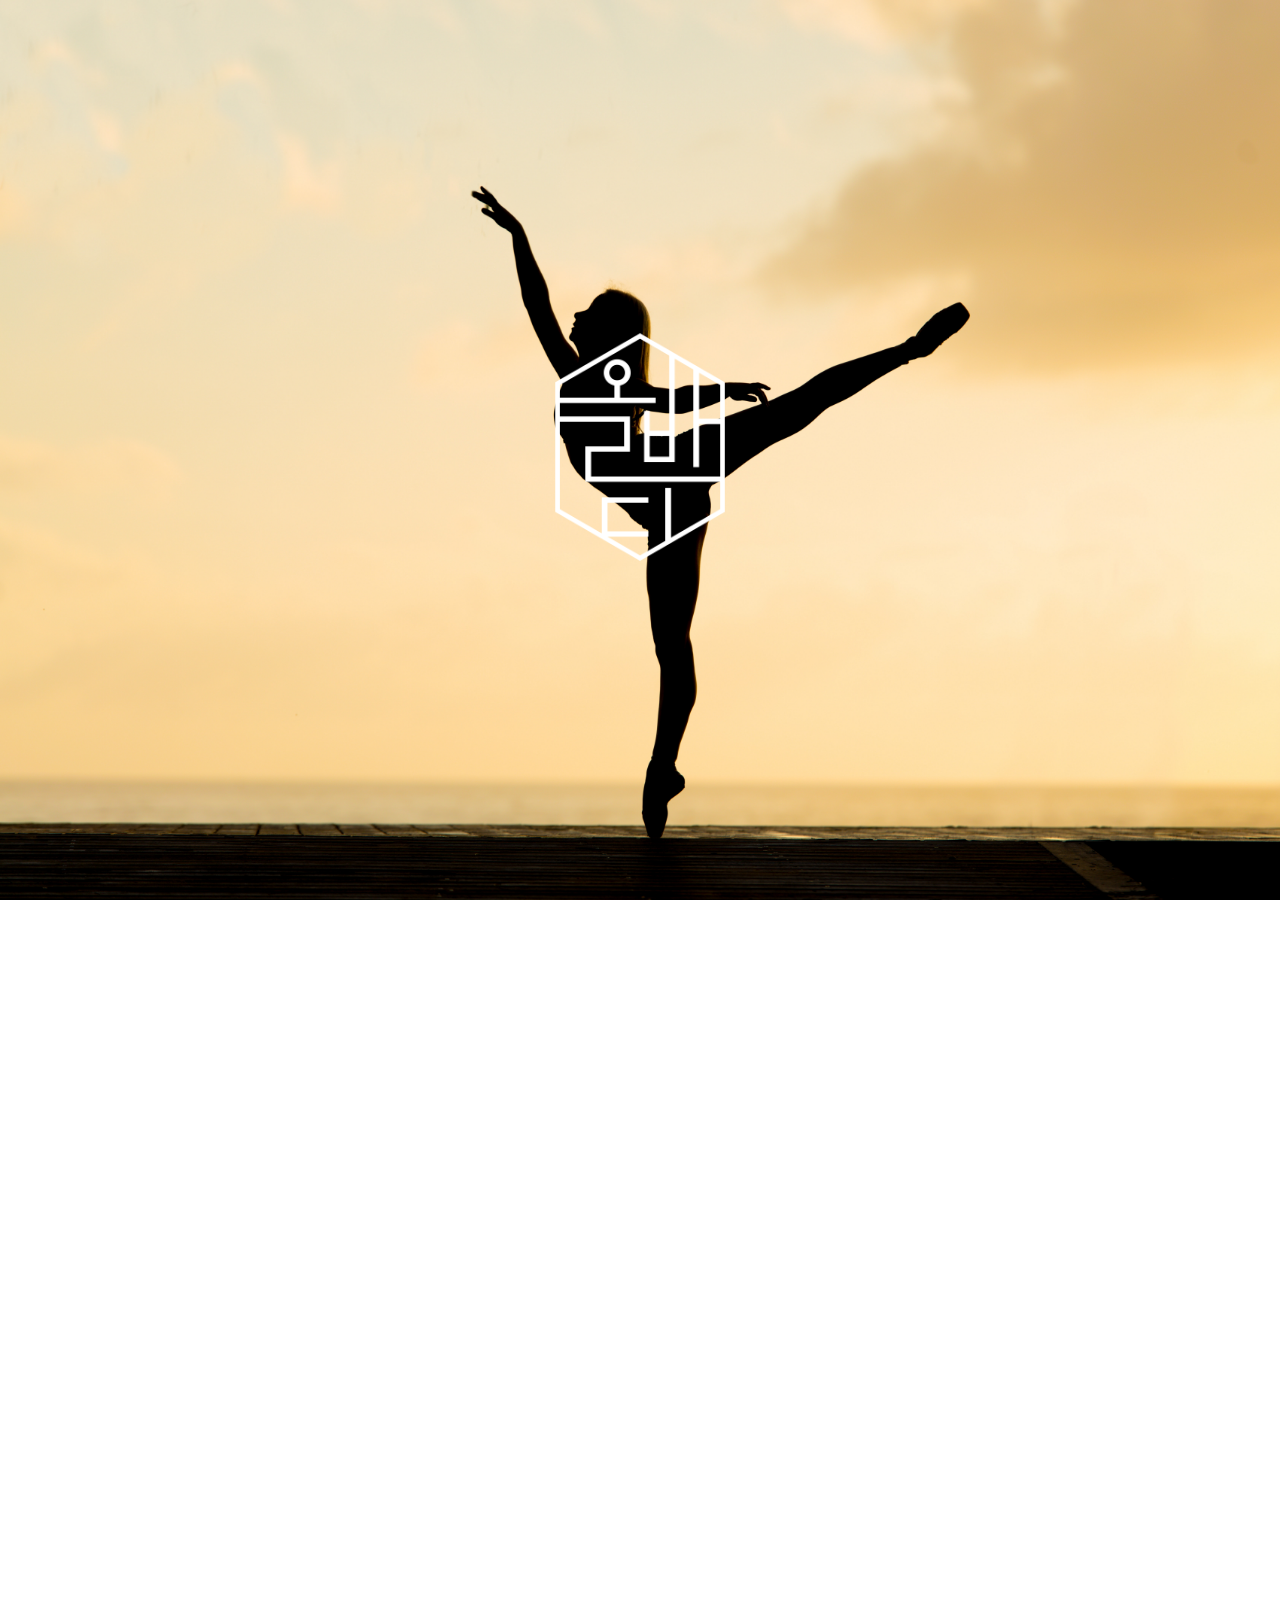
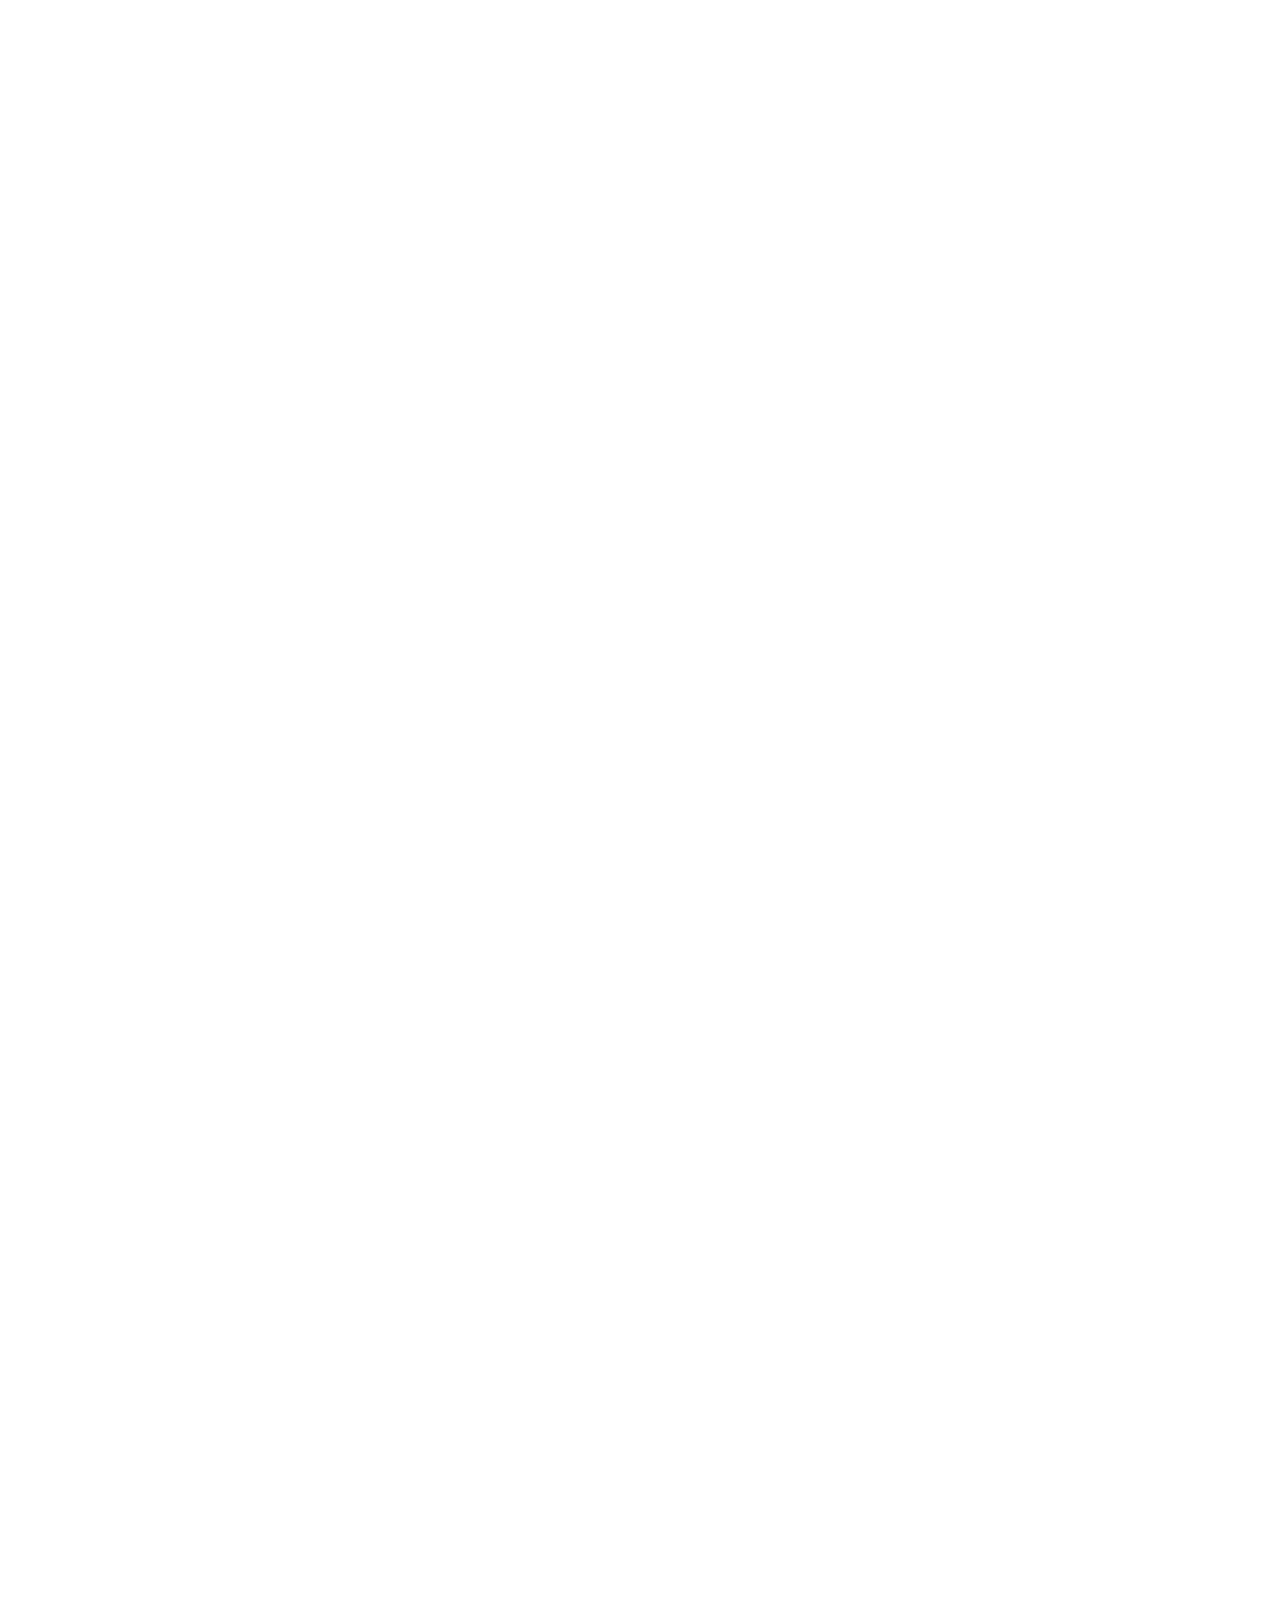
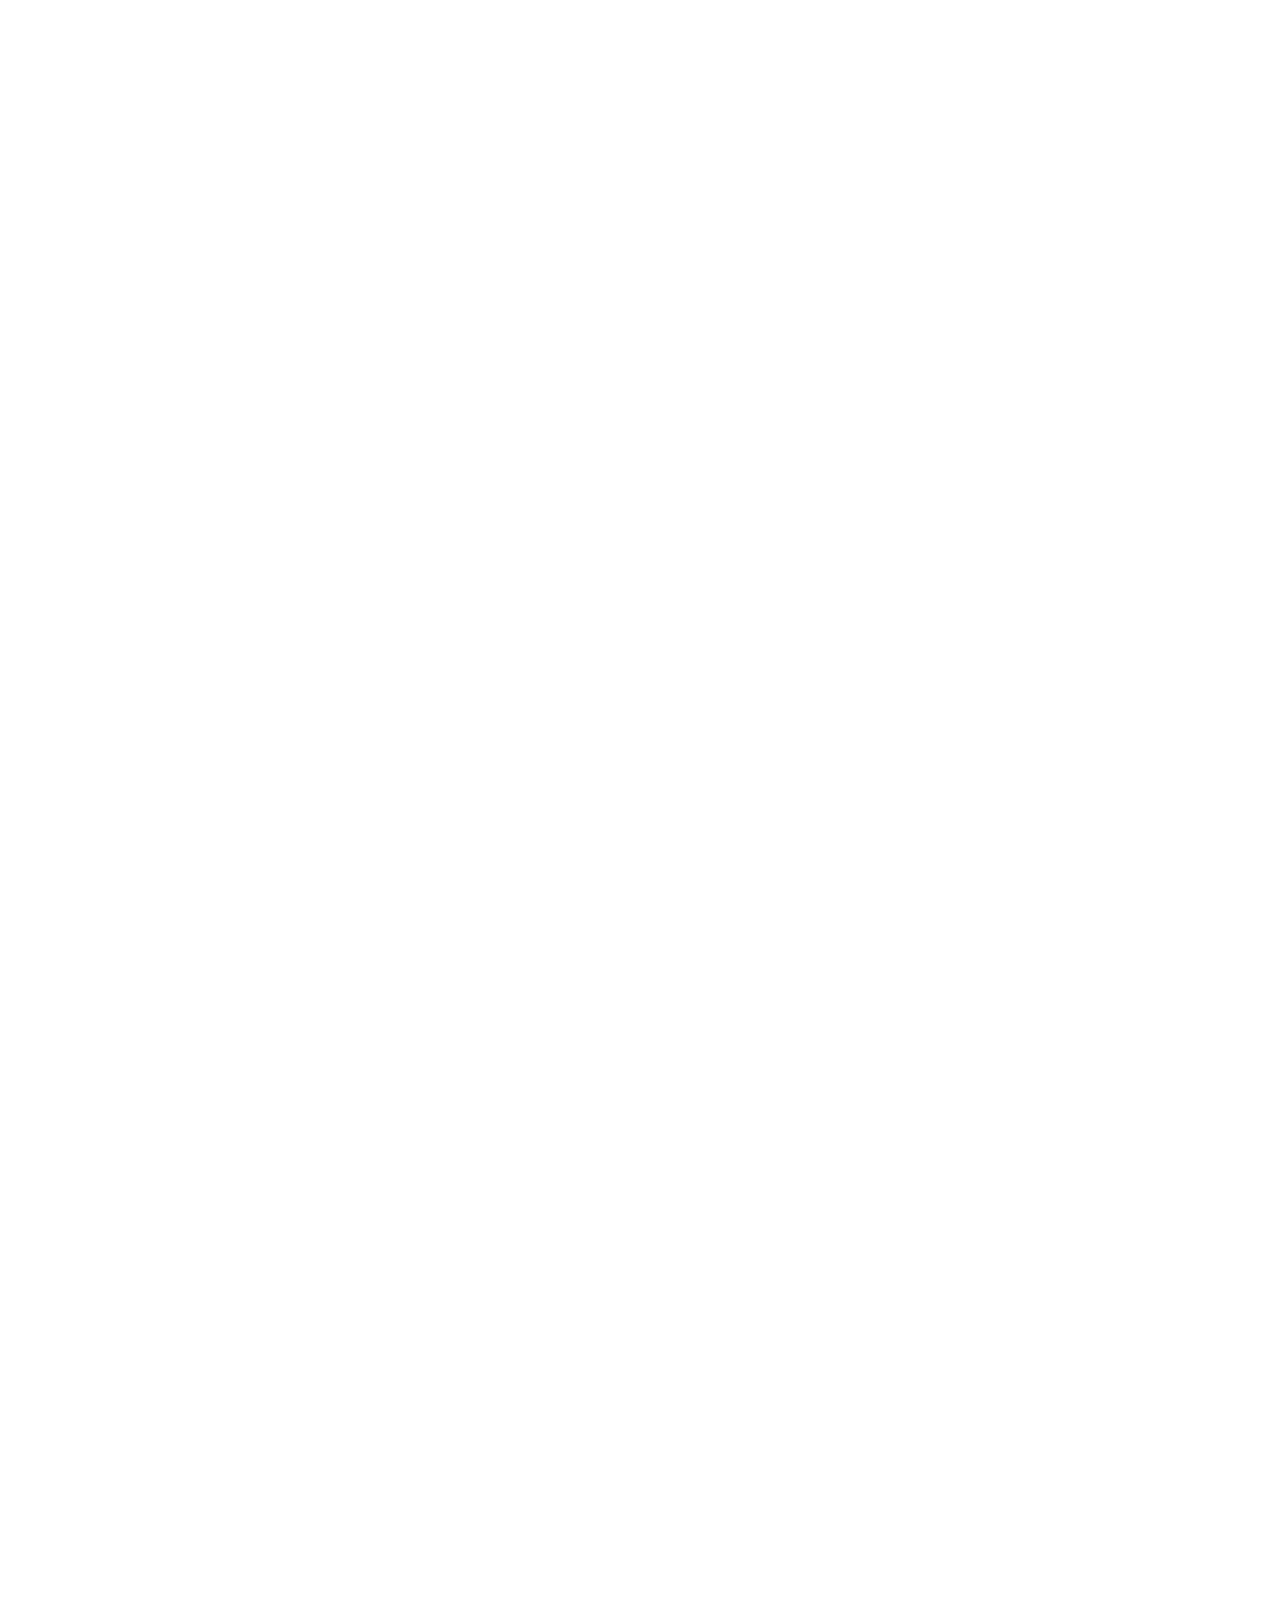
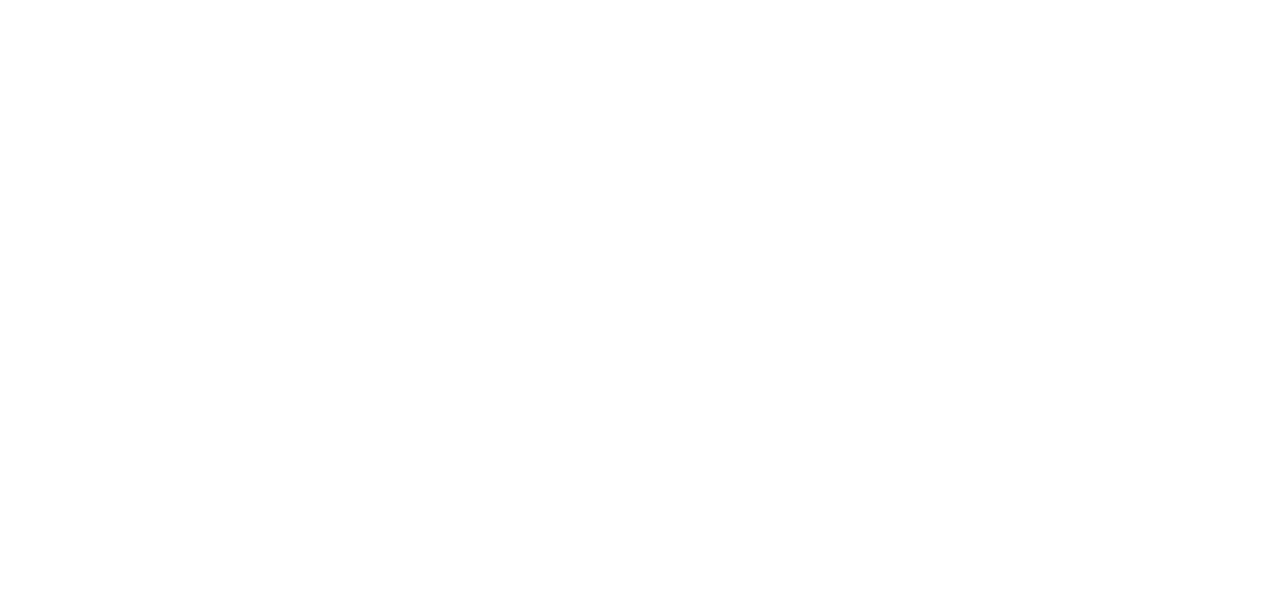
<file: index.html>
<!doctype html>
<html>
    <head>
        <meta name="naver-site-verification" content="a95998ce16438caf6662c31c941ad193a6b0c75b"/>
        <title>올바디필라테스</title>
        <meta charset="utf-8">
        <meta name="title" content="올바디필라테스">
        <meta name="keywords" content="제주도필라테스,기구필라테스">
        <meta name="description" content="1:1프라이빗,1:2듀엣,1:4그룹레슨,전문기구필라테스,제주도필라테스">
        <meta property="og:image" content="https://a01213.github.io/allbody/logo.jpg">
        <meta property="og:url" content="https://a01213.github.io/allbody/index.html">
        <link href="https://fonts.googleapis.com/css?family=Source+Sans+Pro" rel="stylesheet">
        <style>
            body{
                margin:0;
                font-family: 'Source Sans Pro',sans-serif;
            }
            .scene{
                height:100vh;
                display: block;
                background-attachment: fixed;
            }
            
            .scene header{
                color:white;
                max-width:80;      
                position: relative;
                top: 50%;
                left: 50%;
                transform:translateX(-50%) translateY(-50%);
                text-align: center;
                font-weight: 200;
            }
            .scene h1{
                margin:0;
                font-size: 2rem;
                font-weight: 200;
            }
            .scene h1:after{
                content:'';
                border-bottom:1px solid white;
                display:block;
                width: 8rem;
                margin: 0.7rem auto;
            }
          .scene.one{
              background-image:url("2.jpg");
              background-size: cover;
          }  
          .scene.two{
              background-image:url("5.jpg");
              background-size: cover;
          }  
          .scene.three{
              background-image:url("1.jpg");
              background-size: cover;
          }  
          .scene.four{
              background-image:url("3.jpg");
              background-size: cover;
          }
          .scene.five{
              background-image:url("4.jpg");
              background-size: cover;
          }  
          .scene.six{
              background-image:url("6.jpg");
              background-size: cover;
          }  
          #explain{
              line-height: 2rem;
              font-size: 15px;
              display:grid;
              grid-template-columns:1fr 1fr;
          }
          #subject{
              display:grid;
              grid-template-columns:1fr 1fr;
          }
        </style>
    </head>
<body>
    <section class="scene one">
    <link rel="stylesheet" href="fontello-d7310d20/css/fontello.css">
        <header>
            <img src="logo2.png" width="300px">
          
        </header>
       
    </section>
    <section class="scene two">
        <header>
            <h1>
                    Program
                </h1>
                각각의 다양한 몸에 최적화된 솔루션을 제공합니다.<br>
                올바디 필라테스가 여러분의 건강한 삶을 도와드릴께요.<br>
                
                <h2>1:1 프라이빗</h2>
                <h2>1:2 듀엣</h2>
                <h2>1:4 소수정예 그룹</h2>
        </header>    
     </section>
    <section class="scene three">
        
        <header>
            <h1>
                모두를 위한 시작<br>
                올바디 대표 최유미입니다.
            </h1>
            <div id="subject">
            <h2>자격 밎 수료</h2>         
            <h2>경력사항</h2><br>
            </div>
            <div id="explain">
            
            
            <div id="s1">
            <p>논문저술) 족관절에 대한 멀리건기법과 관절유동술이 노인의 균형수행력에 미치는 영향<br>
                    대한 물리치료사 협회 정회원<br>
                    대한 고유수용선 신경근 촉진법PNF 학회 정회원<br>
                    PNF Basic/ Part AB/ Level 1,2 이수<br>
                    <li>모던필라테스</li>
                    Fitness trainer / Rehabilitation trainer <br>
                    슈로스 척추측만증 치료법 워크샾 이수<br>
                    Bosu professional training course 이수<br>
                    황돈영  Musculoskeletal Academy Center 도수 교육이수<br>
                    Coordinative locomotion training (CLT) exercise course<br>
                    
                    <li>캐나다 스탓필라테스 본사</li>
                    Rehabilitation Pilates course 이수 <br>
                    Zenga : Mat / Equipment / V2 max plus reformer vinyasa
                    Total barre : Foundation / Endurance<br>
                    
                    Yoga Alliance UK : 국제요가강사과정 200hr 이수 (인도 리쉬케쉬)</p></div>
            
            <div id="s2">
            <p>국립재활병원 뇌졸중 / 척수손상과 물리치료사 <br>
             서울 잠실 Pilates M studio<br>
            서울 고려대학교 100일간의 필라테스<br>
            서울 한남동 Pilates In motion<br>
            제주 밸런싱요가 아라점 기구필라테스<br>
            전) MPA 국제필라테스 제주교육관
            지도자과정 교육담당<br>
            현) 올바디 필라테스 원장</p></div>
        </div>
        </header>
    </section>
    <section class="scene four">
        <header>
            <h1>
                    SNS
            </h1>
            <style>
                #icons{
                    list-style: none;
                    padding:0;
                    font-size:50px;
                    
                }
                #icons li{
                    display:inline-block;
                    border:1px solid rgba(255, 255, 255, 0.54);
                    border-radius: 100%;
                    background-color: rgba(255, 255, 255, 0.1);
                    
                }
                #icons a{
                    text-decoration:none;
                    color:white;
                    display: inline-block;
                    margin:0 auto;
                    display: flex;
                    justify-content: center;
                    align-items:  center;
                    padding: 0.5rem;
                }
                #icons a:before{
                    
                    margin:0;
                }
                #icons .label{
                    display: none;
                }
                #map{
                    text-align: center;
                    margin:0 auto;
                    margin-top:50px;
                }
                
            </style>
            <ul id="icons">
                <li><a href='https://www.instagram.com/allbody_jeju/' target="_black" class="icon-instagram"><span class="label">Instagram</span></a></li>
                <li><a href='https://blog.naver.com/allbodypilates' target="_black" class="icon-vkontakte"><span class="label">Blog</span></a></li>
            </ul>
            Contact. 010.7486.5825<br><br>
            Kakao. 올바디필라테스
        </header>
    </section>
    <section class="scene five">
        <header>
             <h1>
                    Location
                </h1>
                제주시 남광로 2길 43-30 1층 올바디필라테스<br><br>
                주차안내<br> 센터 옆 공영주차장이용<br><br>
                버스<br> 제주 중앙여고 정류장 하차 후 도보 5분<br>
                
               
                <div id="map" style="width:50%;height:350px;"></div>
    
    
                <script type="text/javascript" src="//dapi.kakao.com/v2/maps/sdk.js?appkey=84ee5baf58f3d419c19fc28519264688"></script>
                <script>
                var mapContainer = document.getElementById('map'), // 지도를 표시할 div 
                    mapOption = { 
                        center: new daum.maps.LatLng(33.490479, 126.542498), // 지도의 중심좌표
                        level: 5 // 지도의 확대 레벨
                    };
                    var map = new daum.maps.Map(mapContainer, mapOption); // 지도를 생성합니다
    
                // 마커가 표시될 위치입니다 
                var markerPosition  = new daum.maps.LatLng(33.490479, 126.542498); 
    
                // 마커를 생성합니다
                var marker = new daum.maps.Marker({
                    position: markerPosition
                });
    
                // 마커가 지도 위에 표시되도록 설정합니다
                marker.setMap(map);
    
                // 아래 코드는 지도 위의 마커를 제거하는 코드입니다
                // marker.setMap(null);   
                </script>
     </header>
    </section>
    <section class="scene six">
        <header>
        
            <img src="logo2.png" width="300px">
              
        
        </header>
    </section>
    
</body>
</html>
</file>
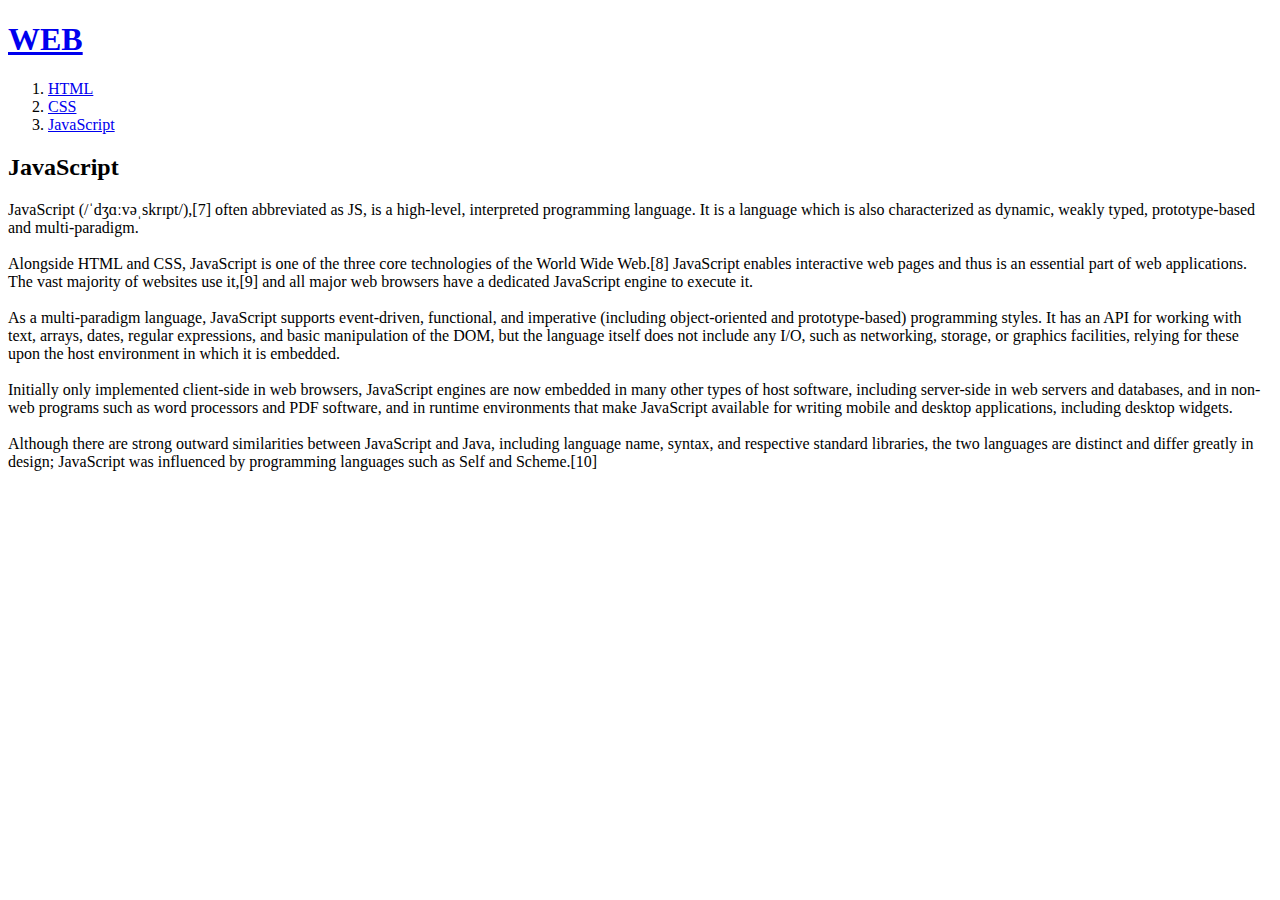
<file: 3.html>
<!doctype html>
<html>
<head>
  <title>WEB1 - JavaScript</title>
  <meta charset="utf-8">
</head>
<body>
  <h1><a href="index.html">WEB</a></h1>
  <ol>
    <li><a href="1.html">HTML</a></li>
    <li><a href="2.html">CSS</a></li>
    <li><a href="3.html">JavaScript</a></li>
  </ol>
  <h2>JavaScript</h2>
  <p>JavaScript (/ˈdʒɑːvəˌskrɪpt/),[7] often abbreviated as JS, is a high-level, interpreted programming language. It is a language which is also characterized as dynamic, weakly typed, prototype-based and multi-paradigm.<br><br>

Alongside HTML and CSS, JavaScript is one of the three core technologies of the World Wide Web.[8] JavaScript enables interactive web pages and thus is an essential part of web applications. The vast majority of websites use it,[9] and all major web browsers have a dedicated JavaScript engine to execute it.<br><br>

As a multi-paradigm language, JavaScript supports event-driven, functional, and imperative (including object-oriented and prototype-based) programming styles. It has an API for working with text, arrays, dates, regular expressions, and basic manipulation of the DOM, but the language itself does not include any I/O, such as networking, storage, or graphics facilities, relying for these upon the host environment in which it is embedded.<br><br>

Initially only implemented client-side in web browsers, JavaScript engines are now embedded in many other types of host software, including server-side in web servers and databases, and in non-web programs such as word processors and PDF software, and in runtime environments that make JavaScript available for writing mobile and desktop applications, including desktop widgets.<br><br>

Although there are strong outward similarities between JavaScript and Java, including language name, syntax, and respective standard libraries, the two languages are distinct and differ greatly in design; JavaScript was influenced by programming languages such as Self and Scheme.[10]</p>
</body>
</html>
</file>
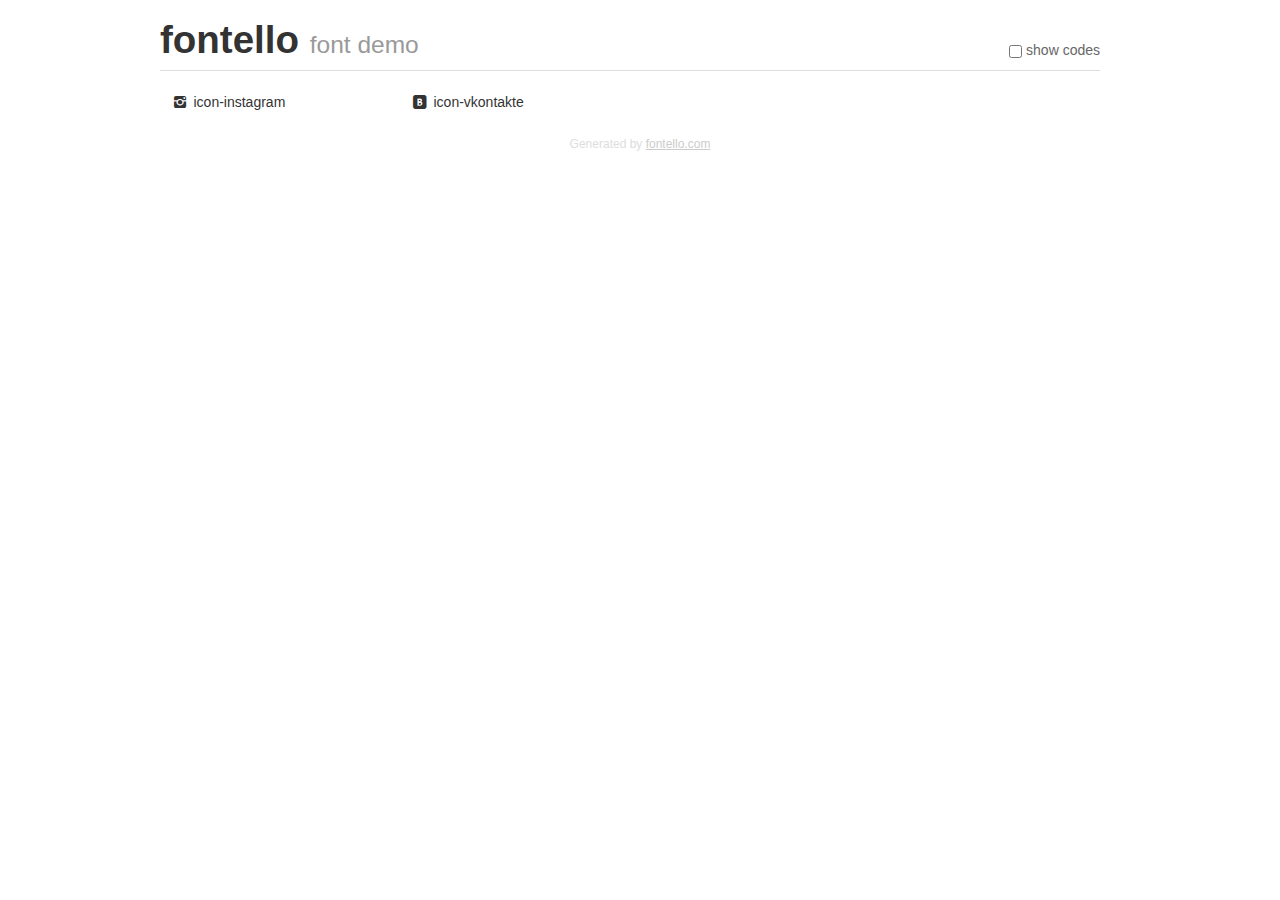
<file: fontello-d7310d20/demo.html>
<!DOCTYPE html>
<html>
  <head><!--[if lt IE 9]><script language="javascript" type="text/javascript" src="//html5shim.googlecode.com/svn/trunk/html5.js"></script><![endif]-->
    <meta charset="UTF-8"><style>/*
 * Bootstrap v2.2.1
 *
 * Copyright 2012 Twitter, Inc
 * Licensed under the Apache License v2.0
 * http://www.apache.org/licenses/LICENSE-2.0
 *
 * Designed and built with all the love in the world @twitter by @mdo and @fat.
 */
.clearfix {
  *zoom: 1;
}
.clearfix:before,
.clearfix:after {
  display: table;
  content: "";
  line-height: 0;
}
.clearfix:after {
  clear: both;
}
html {
  font-size: 100%;
  -webkit-text-size-adjust: 100%;
  -ms-text-size-adjust: 100%;
}
a:focus {
  outline: thin dotted #333;
  outline: 5px auto -webkit-focus-ring-color;
  outline-offset: -2px;
}
a:hover,
a:active {
  outline: 0;
}
button,
input,
select,
textarea {
  margin: 0;
  font-size: 100%;
  vertical-align: middle;
}
button,
input {
  *overflow: visible;
  line-height: normal;
}
button::-moz-focus-inner,
input::-moz-focus-inner {
  padding: 0;
  border: 0;
}
body {
  margin: 0;
  font-family: "Helvetica Neue", Helvetica, Arial, sans-serif;
  font-size: 14px;
  line-height: 20px;
  color: #333;
  background-color: #fff;
}
a {
  color: #08c;
  text-decoration: none;
}
a:hover {
  color: #005580;
  text-decoration: underline;
}
.row {
  margin-left: -20px;
  *zoom: 1;
}
.row:before,
.row:after {
  display: table;
  content: "";
  line-height: 0;
}
.row:after {
  clear: both;
}
[class*="span"] {
  float: left;
  min-height: 1px;
  margin-left: 20px;
}
.container,
.navbar-static-top .container,
.navbar-fixed-top .container,
.navbar-fixed-bottom .container {
  width: 940px;
}
.span12 {
  width: 940px;
}
.span11 {
  width: 860px;
}
.span10 {
  width: 780px;
}
.span9 {
  width: 700px;
}
.span8 {
  width: 620px;
}
.span7 {
  width: 540px;
}
.span6 {
  width: 460px;
}
.span5 {
  width: 380px;
}
.span4 {
  width: 300px;
}
.span3 {
  width: 220px;
}
.span2 {
  width: 140px;
}
.span1 {
  width: 60px;
}
[class*="span"].pull-right,
.row-fluid [class*="span"].pull-right {
  float: right;
}
.container {
  margin-right: auto;
  margin-left: auto;
  *zoom: 1;
}
.container:before,
.container:after {
  display: table;
  content: "";
  line-height: 0;
}
.container:after {
  clear: both;
}
p {
  margin: 0 0 10px;
}
.lead {
  margin-bottom: 20px;
  font-size: 21px;
  font-weight: 200;
  line-height: 30px;
}
small {
  font-size: 85%;
}
h1 {
  margin: 10px 0;
  font-family: inherit;
  font-weight: bold;
  line-height: 20px;
  color: inherit;
  text-rendering: optimizelegibility;
}
h1 small {
  font-weight: normal;
  line-height: 1;
  color: #999;
}
h1 {
  line-height: 40px;
}
h1 {
  font-size: 38.5px;
}
h1 small {
  font-size: 24.5px;
}
body {
  margin-top: 90px;
}
.header {
  position: fixed;
  top: 0;
  left: 50%;
  margin-left: -480px;
  background-color: #fff;
  border-bottom: 1px solid #ddd;
  padding-top: 10px;
  z-index: 10;
}
.footer {
  color: #ddd;
  font-size: 12px;
  text-align: center;
  margin-top: 20px;
}
.footer a {
  color: #ccc;
  text-decoration: underline;
}
.the-icons {
  font-size: 14px;
  line-height: 24px;
}
.switch {
  position: absolute;
  right: 0;
  bottom: 10px;
  color: #666;
}
.switch input {
  margin-right: 0.3em;
}
.codesOn .i-name {
  display: none;
}
.codesOn .i-code {
  display: inline;
}
.i-code {
  display: none;
}
@font-face {
      font-family: 'fontello';
      src: url('./font/fontello.eot?53661164');
      src: url('./font/fontello.eot?53661164#iefix') format('embedded-opentype'),
           url('./font/fontello.woff?53661164') format('woff'),
           url('./font/fontello.ttf?53661164') format('truetype'),
           url('./font/fontello.svg?53661164#fontello') format('svg');
      font-weight: normal;
      font-style: normal;
    }
     
     
    .demo-icon
    {
      font-family: "fontello";
      font-style: normal;
      font-weight: normal;
      speak: none;
     
      display: inline-block;
      text-decoration: inherit;
      width: 1em;
      margin-right: .2em;
      text-align: center;
      /* opacity: .8; */
     
      /* For safety - reset parent styles, that can break glyph codes*/
      font-variant: normal;
      text-transform: none;
     
      /* fix buttons height, for twitter bootstrap */
      line-height: 1em;
     
      /* Animation center compensation - margins should be symmetric */
      /* remove if not needed */
      margin-left: .2em;
     
      /* You can be more comfortable with increased icons size */
      /* font-size: 120%; */
     
      /* Font smoothing. That was taken from TWBS */
      -webkit-font-smoothing: antialiased;
      -moz-osx-font-smoothing: grayscale;
     
      /* Uncomment for 3D effect */
      /* text-shadow: 1px 1px 1px rgba(127, 127, 127, 0.3); */
    }
     </style>
    <link rel="stylesheet" href="css/animation.css"><!--[if IE 7]><link rel="stylesheet" href="css/" + font.fontname + "-ie7.css"><![endif]-->
    <script>
      function toggleCodes(on) {
        var obj = document.getElementById('icons');
      
        if (on) {
          obj.className += ' codesOn';
        } else {
          obj.className = obj.className.replace(' codesOn', '');
        }
      }
      
    </script>
  </head>
  <body>
    <div class="container header">
      <h1>fontello <small>font demo</small></h1>
      <label class="switch">
        <input type="checkbox" onclick="toggleCodes(this.checked)">show codes
      </label>
    </div>
    <div class="container" id="icons">
      <div class="row">
        <div class="the-icons span3" title="Code: 0xf32d"><i class="demo-icon icon-instagram">&#xf32d;</i> <span class="i-name">icon-instagram</span><span class="i-code">0xf32d</span></div>
        <div class="the-icons span3" title="Code: 0xf354"><i class="demo-icon icon-vkontakte">&#xf354;</i> <span class="i-name">icon-vkontakte</span><span class="i-code">0xf354</span></div>
      </div>
    </div>
    <div class="container footer">Generated by <a href="http://fontello.com">fontello.com</a></div>
  </body>
</html>
</file>
<file: fontello-d7310d20/css/fontello.css>
@font-face {
  font-family: 'fontello';
  src: url('../font/fontello.eot?56933768');
  src: url('../font/fontello.eot?56933768#iefix') format('embedded-opentype'),
       url('../font/fontello.woff2?56933768') format('woff2'),
       url('../font/fontello.woff?56933768') format('woff'),
       url('../font/fontello.ttf?56933768') format('truetype'),
       url('../font/fontello.svg?56933768#fontello') format('svg');
  font-weight: normal;
  font-style: normal;
}
/* Chrome hack: SVG is rendered more smooth in Windozze. 100% magic, uncomment if you need it. */
/* Note, that will break hinting! In other OS-es font will be not as sharp as it could be */
/*
@media screen and (-webkit-min-device-pixel-ratio:0) {
  @font-face {
    font-family: 'fontello';
    src: url('../font/fontello.svg?56933768#fontello') format('svg');
  }
}
*/
 
 [class^="icon-"]:before, [class*=" icon-"]:before {
  font-family: "fontello";
  font-style: normal;
  font-weight: normal;
  speak: none;
 
  display: inline-block;
  text-decoration: inherit;
  width: 1em;
  margin-right: .2em;
  text-align: center;
  /* opacity: .8; */
 
  /* For safety - reset parent styles, that can break glyph codes*/
  font-variant: normal;
  text-transform: none;
 
  /* fix buttons height, for twitter bootstrap */
  line-height: 1em;
 
  /* Animation center compensation - margins should be symmetric */
  /* remove if not needed */
  margin-left: .2em;
 
  /* you can be more comfortable with increased icons size */
  /* font-size: 120%; */
 
  /* Font smoothing. That was taken from TWBS */
  -webkit-font-smoothing: antialiased;
  -moz-osx-font-smoothing: grayscale;
 
  /* Uncomment for 3D effect */
  /* text-shadow: 1px 1px 1px rgba(127, 127, 127, 0.3); */
}
 
.icon-instagram:before { content: '\f32d'; } /* '' */
.icon-vkontakte:before { content: '\f354'; } /* '' */
</file>
<file: fontello-d7310d20/css/animation.css>
/*
   Animation example, for spinners
*/
.animate-spin {
  -moz-animation: spin 2s infinite linear;
  -o-animation: spin 2s infinite linear;
  -webkit-animation: spin 2s infinite linear;
  animation: spin 2s infinite linear;
  display: inline-block;
}
@-moz-keyframes spin {
  0% {
    -moz-transform: rotate(0deg);
    -o-transform: rotate(0deg);
    -webkit-transform: rotate(0deg);
    transform: rotate(0deg);
  }

  100% {
    -moz-transform: rotate(359deg);
    -o-transform: rotate(359deg);
    -webkit-transform: rotate(359deg);
    transform: rotate(359deg);
  }
}
@-webkit-keyframes spin {
  0% {
    -moz-transform: rotate(0deg);
    -o-transform: rotate(0deg);
    -webkit-transform: rotate(0deg);
    transform: rotate(0deg);
  }

  100% {
    -moz-transform: rotate(359deg);
    -o-transform: rotate(359deg);
    -webkit-transform: rotate(359deg);
    transform: rotate(359deg);
  }
}
@-o-keyframes spin {
  0% {
    -moz-transform: rotate(0deg);
    -o-transform: rotate(0deg);
    -webkit-transform: rotate(0deg);
    transform: rotate(0deg);
  }

  100% {
    -moz-transform: rotate(359deg);
    -o-transform: rotate(359deg);
    -webkit-transform: rotate(359deg);
    transform: rotate(359deg);
  }
}
@-ms-keyframes spin {
  0% {
    -moz-transform: rotate(0deg);
    -o-transform: rotate(0deg);
    -webkit-transform: rotate(0deg);
    transform: rotate(0deg);
  }

  100% {
    -moz-transform: rotate(359deg);
    -o-transform: rotate(359deg);
    -webkit-transform: rotate(359deg);
    transform: rotate(359deg);
  }
}
@keyframes spin {
  0% {
    -moz-transform: rotate(0deg);
    -o-transform: rotate(0deg);
    -webkit-transform: rotate(0deg);
    transform: rotate(0deg);
  }

  100% {
    -moz-transform: rotate(359deg);
    -o-transform: rotate(359deg);
    -webkit-transform: rotate(359deg);
    transform: rotate(359deg);
  }
}
</file>
